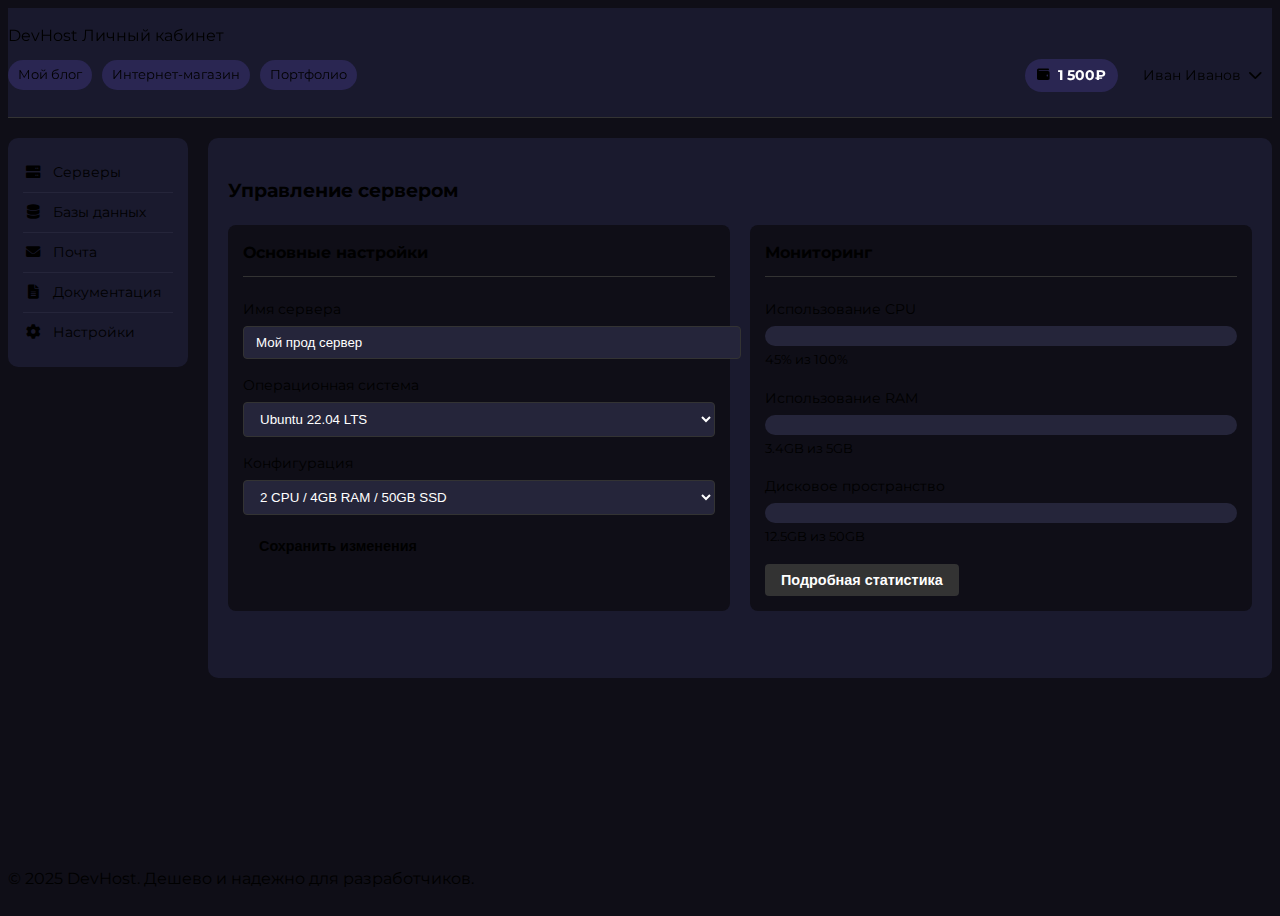
<file: account.html>
<!DOCTYPE html>
<html lang="ru">
<head>
    <meta charset="UTF-8">
    <meta name="viewport" content="width=device-width, initial-scale=1.0">
    <title>Личный кабинет | DevHost</title>
    <link rel="stylesheet" href="assets/css/account-styles.css">
    <link href="https://fonts.googleapis.com/css2?family=Montserrat:wght@400;600;700&display=swap" rel="stylesheet">
    <link rel="stylesheet" href="https://cdnjs.cloudflare.com/ajax/libs/font-awesome/6.0.0/css/all.min.css">
    
</head>
<body>
    <!-- Шапка сайта -->
    <header class="header">
        <div class="container">
            <nav class="navbar">
                <div class="logo">
                    <span class="logo-text">DevHost</span>
                    <span class="logo-slogan">Личный кабинет</span>
                </div>
                <div class="account-header">
                    <div class="active-projects">
                        <div class="project-badge">Мой блог</div>
                        <div class="project-badge">Интернет-магазин</div>
                        <div class="project-badge">Портфолио</div>
                    </div>
                    <div class="account-info">
                        <div class="balance-container">
                            <i class="fas fa-wallet balance-icon"></i>
                            <span class="balance-amount">1 500₽</span>
                        </div>
                        <div class="user-menu">
                            <div class="user-menu-btn">
                                <span>Иван Иванов</span>
                                <i class="fas fa-chevron-down"></i>
                            </div>
                            <div class="user-menu-content">
                                <a href="#"><i class="fas fa-user-cog"></i>Настройки</a>
                                <a href="#"><i class="fas fa-user-plus"></i>Добавить пользователя</a>
                                <a href="#"><i class="fas fa-sign-out-alt"></i>Выйти</a>
                            </div>
                        </div>
                    </div>
                </div>
            </nav>
        </div>
    </header>

    <!-- Основное содержимое -->
    <main class="container">
        <div class="account-layout">
            <!-- Боковое меню -->
            <aside class="account-sidebar">
                <nav>
                    <a href="#" class="service-link" data-target="servers"><i class="fas fa-server"></i>Серверы</a>
                    <a href="#" class="service-link" data-target="databases"><i class="fas fa-database"></i>Базы данных</a>
                    <a href="#" class="service-link" data-target="mail"><i class="fas fa-envelope"></i>Почта</a>
                    <a href="#" class="service-link" data-target="docs"><i class="fas fa-file-alt"></i>Документация</a>
                    <a href="#" class="service-link" data-target="settings"><i class="fas fa-cog"></i>Настройки</a>
                </nav>
            </aside>
            
            <!-- Основной контент -->
            <div class="account-content">
                <!-- Детали сервера -->
                <div id="servers" class="service-details active">
                    <h3>Управление сервером</h3>
                    <div class="server-config">
                        <div class="config-section">
                            <h4>Основные настройки</h4>
                            <div class="form-group">
                                <label>Имя сервера</label>
                                <input type="text" class="form-control" value="Мой прод сервер" title="Введите имя сервера">
                            </div>
                            <div class="form-group">
                                <label>Операционная система</label>
                                <select class="form-control" title="Выберите операционную систему">
                                    <option>Ubuntu 22.04 LTS</option>
                                    <option>Debian 11</option>
                                    <option>CentOS 7</option>
                                    <option>Windows Server 2022</option>
                                </select>
                            </div>
                            <div class="form-group">
                                <label>Конфигурация</label>
                                <select class="form-control" title="Выберите конфигурацию">
                                    <option>2 CPU / 4GB RAM / 50GB SSD</option>
                                    <option>4 CPU / 8GB RAM / 100GB SSD</option>
                                    <option>8 CPU / 16GB RAM / 200GB SSD</option>
                                </select>
                            </div>
                            <button class="btn">Сохранить изменения</button>
                        </div>
                        
                        <div class="config-section">
                            <h4>Мониторинг</h4>
                            <div class="form-group">
                                <label>Использование CPU</label>
                                <div style="background: #25253a; height: 20px; border-radius: 10px;">
                                    <div style="width: 45%; background: var(--primary); height: 100%; border-radius: 10px;"></div>
                                </div>
                                <small>45% из 100%</small>
                            </div>
                            <div class="form-group">
                                <label>Использование RAM</label>
                                <div style="background: #25253a; height: 20px; border-radius: 10px;">
                                    <div style="width: 68%; background: var(--primary); height: 100%; border-radius: 10px;"></div>
                                </div>
                                <small>3.4GB из 5GB</small>
                            </div>
                            <div class="form-group">
                                <label>Дисковое пространство</label>
                                <div style="background: #25253a; height: 20px; border-radius: 10px;">
                                    <div style="width: 25%; background: var(--primary); height: 100%; border-radius: 10px;"></div>
                                </div>
                                <small>12.5GB из 50GB</small>
                            </div>
                            <button class="btn btn-secondary">Подробная статистика</button>
                        </div>
                    </div>
                </div>
                
                <!-- Базы данных -->
                <div id="databases" class="service-details">
                    <h3>Управление базами данных</h3>
                    <div class="server-config">
                        <div class="config-section">
                            <h4>Создать новую базу</h4>
                            <div class="form-group">
                                <label>Имя базы данных</label>
                                <input type="text" class="form-control" placeholder="my_database">
                            </div>
                            <div class="form-group">
                                <label>Тип СУБД</label>
                                <select class="form-control">
                                    <option>MySQL 8.0</option>
                                    <option>PostgreSQL 14</option>
                                    <option>MongoDB 6.0</option>
                                    <option>Redis</option>
                                </select>
                            </div>
                            <div class="form-group">
                                <label>Размер (GB)</label>
                                <input type="number" class="form-control" value="5" min="1" max="100">
                            </div>
                            <button class="btn">Создать базу</button>
                        </div>
                        
                        <div class="config-section">
                            <h4>Мои базы данных</h4>
                            <table style="width: 100%; border-collapse: collapse;">
                                <thead>
                                    <tr style="border-bottom: 1px solid #333;">
                                        <th style="text-align: left; padding: 8px 0;">Имя</th>
                                        <th style="text-align: left; padding: 8px 0;">Тип</th>
                                        <th style="text-align: left; padding: 8px 0;">Размер</th>
                                        <th style="text-align: left; padding: 8px 0;">Действия</th>
                                    </tr>
                                </thead>
                                <tbody>
                                    <tr style="border-bottom: 1px solid #333;">
                                        <td style="padding: 8px 0;">blog_db</td>
                                        <td style="padding: 8px 0;">MySQL 8.0</td>
                                        <td style="padding: 8px 0;">10GB</td>
                                        <td style="padding: 8px 0;">
                                            <a href="#" style="color: var(--primary); margin-right: 10px;">Управлять</a>
                                            <a href="#" style="color: #ff6b6b;">Удалить</a>
                                        </td>
                                    </tr>
                                </tbody>
                            </table>
                        </div>
                    </div>
                </div>
                
                <!-- Почта -->
                <div id="mail" class="service-details">
                    <h3>Почтовые сервисы</h3>
                    <div class="server-config">
                        <div class="config-section">
                            <h4>Создать почтовый ящик</h4>
                            <div class="form-group">
                                <label>Email</label>
                                <div style="display: flex;">
                                    <input type="text" class="form-control" placeholder="username" style="border-radius: 4px 0 0 4px; width: auto;">
                                    <span style="background: #25253a; border: 1px solid #333; border-left: none; padding: 8px; line-height: 1;">@mydomain.com</span>
                                </div>
                            </div>
                            <div class="form-group">
                                <label>Пароль</label>
                                <input type="password" class="form-control" placeholder="Создайте пароль">
                            </div>
                            <div class="form-group">
                                <label>Квота</label>
                                <select class="form-control">
                                    <option>1GB</option>
                                    <option>5GB</option>
                                    <option>10GB</option>
                                </select>
                            </div>
                            <button class="btn">Создать ящик</button>
                        </div>
                        
                        <div class="config-section">
                            <h4>Мои почтовые ящики</h4>
                            <table style="width: 100%; border-collapse: collapse;">
                                <thead>
                                    <tr style="border-bottom: 1px solid #333;">
                                        <th style="text-align: left; padding: 8px 0;">Email</th>
                                        <th style="text-align: left; padding: 8px 0;">Квота</th>
                                        <th style="text-align: left; padding: 8px 0;">Использовано</th>
                                        <th style="text-align: left; padding: 8px 0;">Действия</th>
                                    </tr>
                                </thead>
                                <tbody>
                                    <tr style="border-bottom: 1px solid #333;">
                                        <td style="padding: 8px 0;">admin@mydomain.com</td>
                                        <td style="padding: 8px 0;">5GB</td>
                                        <td style="padding: 8px 0;">1.2GB (24%)</td>
                                        <td style="padding: 8px 0;">
                                            <a href="#" style="color: var(--primary); margin-right: 10px;">Настроить</a>
                                            <a href="#" style="color: #ff6b6b;">Удалить</a>
                                        </td>
                                    </tr>
                                </tbody>
                            </table>
                        </div>
                    </div>
                </div>
                
                <!-- Документация -->
                <div id="docs" class="service-details">
                    <h3>Документация и справочные материалы</h3>
                    <div style="display: grid; grid-template-columns: repeat(auto-fill, minmax(300px, 1fr)); gap: 20px; margin-top: 20px;">
                        <div style="background: #0f0e17; padding: 15px; border-radius: 8px;">
                            <h4><i class="fas fa-book" style="color: var(--primary);"></i> Руководство по серверам</h4>
                            <p>Полное руководство по настройке и управлению виртуальными серверами</p>
                            <a href="#" class="btn">Открыть</a>
                        </div>
                        <div style="background: #0f0e17; padding: 15px; border-radius: 8px;">
                            <h4><i class="fas fa-database" style="color: var(--primary);"></i> Работа с базами данных</h4>
                            <p>Как создавать, настраивать и администрировать базы данных</p>
                            <a href="#" class="btn">Открыть</a>
                        </div>
                        <div style="background: #0f0e17; padding: 15px; border-radius: 8px;">
                            <h4><i class="fas fa-envelope" style="color: var(--primary);"></i> Настройка почты</h4>
                            <p>Инструкции по работе с корпоративной почтой</p>
                            <a href="#" class="btn">Открыть</a>
                        </div>
                        <div style="background: #0f0e17; padding: 15px; border-radius: 8px;">
                            <h4><i class="fas fa-question-circle" style="color: var(--primary);"></i> FAQ</h4>
                            <p>Ответы на часто задаваемые вопросы</p>
                            <a href="#" class="btn">Открыть</a>
                        </div>
                    </div>
                </div>
                
                <!-- Настройки -->
                <div id="settings" class="service-details">
                    <h3>Настройки аккаунта</h3>
                    <div class="server-config">
                        <div class="config-section">
                            <h4>Личные данные</h4>
                            <div class="form-group">
                                <label>Имя</label>
                                <input type="text" class="form-control" value="Иван">
                            </div>
                            <div class="form-group">
                                <label>Фамилия</label>
                                <input type="text" class="form-control" value="Иванов">
                            </div>
                            <div class="form-group">
                                <label>Email</label>
                                <input type="email" class="form-control" value="ivan@example.com">
                            </div>
                            <button class="btn">Сохранить изменения</button>
                        </div>
                        
                        <div class="config-section">
                            <h4>Безопасность</h4>
                            <div class="form-group">
                                <label>Текущий пароль</label>
                                <input type="password" class="form-control" placeholder="Введите текущий пароль">
                            </div>
                            <div class="form-group">
                                <label>Новый пароль</label>
                                <input type="password" class="form-control" placeholder="Введите новый пароль">
                            </div>
                            <div class="form-group">
                                <label>Подтвердите пароль</label>
                                <input type="password" class="form-control" placeholder="Повторите новый пароль">
                            </div>
                            <button class="btn btn-secondary">Изменить пароль</button>
                            
                            <h4 style="margin-top: 20px;">Двухфакторная аутентификация</h4>
                            <p style="font-size: 0.9rem;">Добавьте дополнительный уровень безопасности к вашему аккаунту</p>
                            <button class="btn">Включить 2FA</button>
                        </div>
                    </div>
                </div>
            </div>
        </div>
    </main>

    <!-- Футер -->
    <footer class="footer">
        <div class="container">
            <p>© 2025 DevHost. Дешево и надежно для разработчиков.</p>
        </div>
    </footer>

    <script>
        // Управление меню пользователя
        document.querySelector('.user-menu-btn').addEventListener('click', function(e) {
            e.stopPropagation();
            document.querySelector('.user-menu-content').style.display = 
                document.querySelector('.user-menu-content').style.display === 'block' ? 'none' : 'block';
        });
        
        // Закрытие меню при клике вне его
        document.addEventListener('click', function() {
            document.querySelector('.user-menu-content').style.display = 'none';
        });
        
        // Переключение между разделами
        document.querySelectorAll('.service-link').forEach(link => {
            link.addEventListener('click', function(e) {
                e.preventDefault();
                const target = this.getAttribute('data-target');
                
                // Скрыть все разделы
                document.querySelectorAll('.service-details').forEach(detail => {
                    detail.classList.remove('active');
                });
                
                // Показать выбранный раздел
                document.getElementById(target).classList.add('active');
            });
        });
    </script>
</body>
</html>
</file>
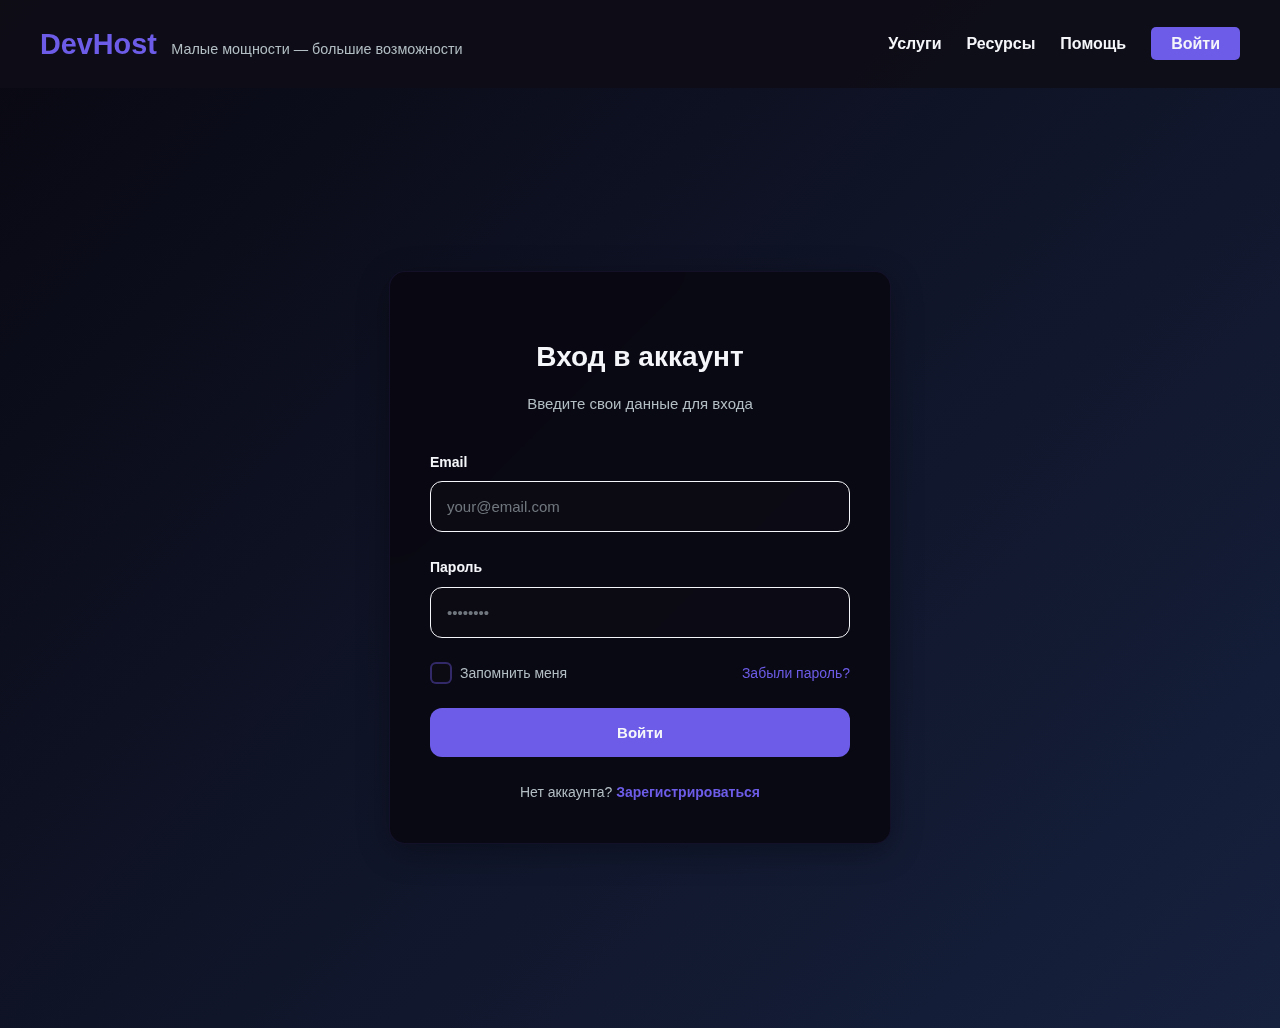
<file: auth.html>
<!DOCTYPE html>
<html lang="en">
<head>
    <meta charset="UTF-8">
    <meta name="viewport" content="width=device-width, initial-scale=1.0">
    <title>Document</title>
    <link rel="stylesheet" href="assets/css/auth.css">
    <link rel="stylesheet" href="assets/css/styles.css">
</head>
<body>
    
    <header class="header">
        <div class="container">
            <nav class="navbar">
                <div class="logo">
                    <span class="logo-text">DevHost</span>
                    <span class="logo-slogan">Малые мощности — большие возможности</span>
                </div>
                <ul class="nav-links">
                    <li><a href="index.html">Услуги</a></li>
                    <li><a href="#">Ресурсы</a></li>
                    <li><a href="#">Помощь</a></li>
                    <li><a href="auth.html" class="btn-login">Войти</a></li>
                </ul>
            </nav>
        </div>
    </header>

    
<section class="auth-section">
    <div class="auth-container">

        <div class="auth-form" id="login-form">
            <div class="auth-header">
                <h2>Вход в аккаунт</h2>
                <p>Введите свои данные для входа</p>
            </div>
            <form>
                <div class="form-group">
                    <label for="login-email">Email</label>
                    <input type="email" id="login-email" placeholder="your@email.com" required>
                </div>
                <div class="form-group">
                    <label for="login-password">Пароль</label>
                    <input type="password" id="login-password" placeholder="••••••••" required>
                </div>
                <div class="form-options">
                    <label class="remember-me">
                        <input type="checkbox">
                        <span class="custom-checkbox"></span>
                        <span>Запомнить меня</span>
                    </label>
                    <a href="#" class="forgot-password">Забыли пароль?</a>
                </div>
                <button type="submit" class="auth-btn">Войти</button>
                <div class="auth-footer">
                    Нет аккаунта? <a href="#" class="switch-form" data-target="register-form">Зарегистрироваться</a>
                </div>
            </form>
        </div>

      
        <div class="auth-form hidden" id="register-form">
            <div class="auth-header">
                <h2>Регистрация</h2>
                <p>Создайте новый аккаунт</p>
            </div>
            <form>
                <div class="form-group">
                    <label for="register-name">Логин</label>
                    <input type="text" id="register-name" placeholder="Ваше имя" required>
                </div>
                <div class="form-group">
                    <label for="register-email">Email</label>
                    <input type="email" id="register-email" placeholder="Ваш@email.com" required>
                </div>
                <div class="form-group">
                    <label for="register-password">Пароль</label>
                    <input type="password" id="register-password" placeholder="••••••••" required>
                </div>
                <div class="form-group">
                    <label for="register-confirm">Подтвердите пароль</label>
                    <input type="password" id="register-confirm" placeholder="••••••••" required>
                </div>
                <div class="form-group terms">
                    <label>
                        <input type="checkbox" required>
                        <span class="custom-checkbox"></span>
                        <span>Я принимаю <a href="#">условия использования</a></span>
                    </label>
                </div>
                <button type="submit" class="auth-btn">Зарегистрироваться</button>
                <div class="auth-footer">
                    Уже есть аккаунт? <a href="#" class="switch-form" data-target="login-form">Войти</a>
                </div>
            </form>
        </div>
    </div>
</section>


<script>
    document.addEventListener('DOMContentLoaded', function() {
        const switchForms = document.querySelectorAll('.switch-form');
        
        switchForms.forEach(link => {
            link.addEventListener('click', function(e) {
                e.preventDefault();
                const targetForm = this.getAttribute('data-target');
                
                document.querySelectorAll('.auth-form').forEach(form => {
                    form.classList.add('hidden');
                });
                
                document.getElementById(targetForm).classList.remove('hidden');
            });
        });
    });
    </script>
</body>
</html>
</file>
<file: assets/css/account-styles.css>
/* Styles specific to account.html */

body {
    display: flex;
    flex-direction: column;
    min-height: 100vh;
    background-color: #0f0e17;
    color: var(--light);
    font-family: 'Montserrat', sans-serif;
    line-height: 1.6;
}

main {
    flex: 1;
    padding-bottom: 30px;
}

.header {
    background: rgba(26, 26, 46, 0.95);
    border-bottom: 1px solid #333;
    padding: 15px 0;
    position: sticky;
    top: 0;
    z-index: 100;
}

.account-header {
    display: flex;
    align-items: center;
    gap: 20px;
    padding: 10px 0;
}

.account-info {
    display: flex;
    align-items: center;
    gap: 15px;
    margin-left: auto;
}

.balance-container {
    display: flex;
    align-items: center;
    gap: 8px;
    background: rgba(108, 92, 231, 0.2);
    padding: 5px 12px;
    border-radius: 20px;
}

.balance-icon {
    font-size: 0.8rem;
    color: var(--primary);
}

.balance-amount {
    font-weight: 700;
    color: white;
    font-size: 0.9rem;
}

.active-projects {
    display: flex;
    gap: 10px;
    margin-right: 20px;
}

.project-badge {
    background: rgba(108, 92, 231, 0.2);
    padding: 5px 10px;
    border-radius: 15px;
    font-size: 0.8rem;
    cursor: pointer;
    transition: all 0.3s;
}

.project-badge:hover {
    background: var(--primary);
    color: var(--dark);
}

.user-menu {
    position: relative;
}

.user-menu-btn {
    display: flex;
    align-items: center;
    gap: 8px;
    cursor: pointer;
    font-size: 0.9rem;
    padding: 5px 10px;
    border-radius: 20px;
    transition: background 0.3s;
}

.user-menu-btn:hover {
    background: rgba(255, 255, 255, 0.1);
}

.user-menu-content {
    display: none;
    position: absolute;
    right: 0;
    background-color: #1a1a2e;
    min-width: 200px;
    box-shadow: 0 8px 16px rgba(0,0,0,0.3);
    z-index: 1;
    border-radius: 8px;
    overflow: hidden;
    border: 1px solid #333;
}

.user-menu-content a {
    color: var(--light);
    padding: 8px 12px;
    text-decoration: none;
    display: block;
    font-size: 0.85rem;
    transition: background 0.3s;
}

.user-menu-content a:hover {
    background: var(--primary);
    color: var(--dark);
}

.user-menu-content i {
    width: 18px;
    text-align: center;
    margin-right: 8px;
    font-size: 0.8rem;
}

.account-layout {
    display: grid;
    grid-template-columns: 180px 1fr;
    gap: 20px;
    margin-top: 20px;
}

.account-sidebar {
    background: #1a1a2e;
    border-radius: 10px;
    padding: 15px;
    height: fit-content;
}

.account-sidebar a {
    color: var(--light);
    text-decoration: none;
    display: flex;
    align-items: center;
    gap: 10px;
    padding: 8px 0;
    font-size: 0.9rem;
    border-bottom: 1px solid #25253a;
}

.account-sidebar a:last-child {
    border-bottom: none;
}

.account-sidebar i {
    font-size: 0.9rem;
    width: 20px;
    text-align: center;
}

.account-content {
    background: #1a1a2e;
    border-radius: 10px;
    padding: 20px;
    min-height: 500px;
}

.service-details {
    display: none;
}

.service-details.active {
    display: block;
}

.server-config {
    display: grid;
    grid-template-columns: 1fr 1fr;
    gap: 20px;
}

.config-section {
    background: #0f0e17;
    padding: 15px;
    border-radius: 8px;
}

.config-section h4 {
    margin-top: 0;
    border-bottom: 1px solid #333;
    padding-bottom: 10px;
}

.form-group {
    margin-bottom: 15px;
}

.form-group label {
    display: block;
    margin-bottom: 5px;
    font-size: 0.9rem;
}

.form-control {
    width: 100%;
    padding: 8px 12px;
    background: #25253a;
    border: 1px solid #333;
    border-radius: 4px;
    color: white;
}

.btn {
    display: inline-block;
    padding: 8px 16px;
    background: var(--primary);
    color: var(--dark);
    border-radius: 4px;
    font-weight: 600;
    text-decoration: none;
    border: none;
    cursor: pointer;
    font-size: 0.9rem;
}

.btn-secondary {
    background: #333;
    color: white;
}

@media (max-width: 768px) {
    .account-layout {
        grid-template-columns: 1fr;
    }

    .account-header {
        flex-wrap: wrap;
    }

    .active-projects {
        order: 3;
        width: 100%;
        margin-top: 10px;
        overflow-x: auto;
        padding-bottom: 5px;
    }

    .account-info {
        margin-left: 0;
    }
}
</file>
<file: assets/css/auth.css>
/* Основные стили для страницы авторизации */
:root {
    --primary: #6c5ce7;
    --secondary: #a29bfe;
    --dark: #0f0e17;
    --darker: #090812;
    --light: #f5f6fa;
    --text-gray: #b2bec3;
    --success: #2ed573;
}

body {
    background: linear-gradient(135deg, var(--darker) 0%, #16213e 100%);
    min-height: 100vh;
    margin: 0;
    font-family: 'Montserrat', sans-serif;
}

.header {
    background: rgba(15, 14, 23, 0.95);
    padding: 15px 0;
    position: fixed;
    width: 100%;
    top: 0;
    z-index: 1000;
}

.auth-section {
    min-height: 100vh;
    display: flex;
    align-items: center;
    justify-content: center;
    padding: 20px;
}

.auth-container {
    width: 100%;
    max-width: 420px;
    background: rgba(9, 8, 18, 0.95);
    border-radius: 16px;
    padding: 40px;
    box-shadow: 0 8px 32px rgba(0, 0, 0, 0.3);
    backdrop-filter: blur(20px);
    border: 1px solid rgba(108, 92, 231, 0.1);
}

.auth-form {
    transition: all 0.3s ease;
}

.auth-form.hidden {
    display: none;
}

.auth-header {
    text-align: center;
    margin-bottom: 35px;
}

.auth-header h2 {
    color: var(--light);
    font-size: 28px;
    margin-bottom: 12px;
    font-weight: 700;
}

.auth-header p {
    color: var(--text-gray);
    font-size: 15px;
    margin: 0;
}

.form-group {
    margin-bottom: 24px;
}

.form-group label {
    display: block;
    color: var(--light);
    margin-bottom: 8px;
    font-size: 14px;
    font-weight: 600;
}

.form-group input {
    width: 100%;
    padding: 16px;
    background: rgba(15, 14, 23, 0.6);
    border: 1px solid rgba(108, 92, 231, 0.2);
    border-radius: 12px;
    color: var(--light);
    font-size: 15px;
    transition: all 0.3s ease;
    box-sizing: border-box;
}

.form-group input:hover {
    border-color: rgba(108, 92, 231, 0.4);
}

.form-group input:focus {
    outline: none;
    border-color: var(--primary);
    background: rgba(15, 14, 23, 0.8);
    box-shadow: 0 0 0 3px rgba(108, 92, 231, 0.1);
}

.form-group input::placeholder {
    color: var(--text-gray);
    opacity: 0.6;
}

.form-options {
    display: flex;
    justify-content: space-between;
    align-items: center;
    margin: 24px 0;
}

.remember-me {
    display: flex;
    align-items: center;
    gap: 8px;
    color: var(--text-gray);
    font-size: 14px;
    cursor: pointer;
}

.remember-me input[type="checkbox"] {
    display: none;
}

.custom-checkbox {
    width: 18px;
    height: 18px;
    border: 2px solid rgba(108, 92, 231, 0.4);
    border-radius: 6px;
    display: inline-block;
    position: relative;
    transition: all 0.2s ease;
    background: rgba(15, 14, 23, 0.6);
}

.remember-me:hover .custom-checkbox {
    border-color: var(--primary);
}

.remember-me input[type="checkbox"]:checked + .custom-checkbox {
    background: var(--primary);
    border-color: var(--primary);
}

.remember-me input[type="checkbox"]:checked + .custom-checkbox::after {
    content: '✓';
    position: absolute;
    color: var(--light);
    font-size: 12px;
    top: 50%;
    left: 50%;
    transform: translate(-50%, -50%);
}

.forgot-password {
    color: var(--primary);
    text-decoration: none;
    font-size: 14px;
    transition: color 0.2s ease;
}

.forgot-password:hover {
    color: var(--secondary);
}

.auth-btn {
    width: 100%;
    padding: 16px;
    background: var(--primary);
    color: var(--light);
    border: none;
    border-radius: 12px;
    font-size: 15px;
    font-weight: 600;
    cursor: pointer;
    transition: all 0.3s ease;
    margin-bottom: 24px;
}

.auth-btn:hover {
    background: var(--secondary);
    transform: translateY(-1px);
    box-shadow: 0 4px 12px rgba(108, 92, 231, 0.2);
}

.auth-btn:active {
    transform: translateY(0);
}

.auth-footer {
    text-align: center;
    color: var(--text-gray);
    font-size: 14px;
}

.auth-footer a {
    color: var(--primary);
    text-decoration: none;
    font-weight: 600;
    transition: color 0.2s ease;
}

.auth-footer a:hover {
    color: var(--secondary);
}

/* Адаптивность */
@media (max-width: 480px) {
    .auth-container {
        padding: 30px 20px;
        border-radius: 12px;
    }

    .auth-header h2 {
        font-size: 24px;
    }

    .auth-header p {
        font-size: 14px;
    }

    .form-group input {
        padding: 14px;
        font-size: 14px;
    }

    .form-options {
        flex-direction: column;
        align-items: flex-start;
        gap: 16px;
    }

    .auth-btn {
        padding: 14px;
        font-size: 14px;
    }
}

/* Анимации */
@keyframes fadeIn {
    from {
        opacity: 0;
        transform: translateY(10px);
    }
    to {
        opacity: 1;
        transform: translateY(0);
    }
}

.auth-form {
    animation: fadeIn 0.4s ease forwards;
}

/* Валидация */
.form-group input:invalid {
    border-color: var(--error);
}

.form-group input:valid:not(:placeholder-shown) {
    border-color: var(--success);
}

.form-group.terms {
    margin: 24px 0;
}

.form-group.terms label {
    display: flex;
    align-items: center;
    gap: 8px;
    color: var(--text-gray);
    font-size: 14px;
    cursor: pointer;
    font-weight: normal;
    margin: 0;
}

.form-group.terms input[type="checkbox"] {
    display: none;
}

.form-group.terms .custom-checkbox {
    width: 18px;
    height: 18px;
    border: 2px solid rgba(108, 92, 231, 0.4);
    border-radius: 6px;
    display: inline-block;
    position: relative;
    transition: all 0.2s ease;
    background: rgba(15, 14, 23, 0.6);
    flex-shrink: 0;
}

.form-group.terms label:hover .custom-checkbox {
    border-color: var(--primary);
}

.form-group.terms input[type="checkbox"]:checked + .custom-checkbox {
    background: var(--primary);
    border-color: var(--primary);
}

.form-group.terms input[type="checkbox"]:checked + .custom-checkbox::after {
    content: '✓';
    position: absolute;
    color: var(--light);
    font-size: 12px;
    top: 50%;
    left: 50%;
    transform: translate(-50%, -50%);
}

.form-group.terms a {
    color: var(--primary);
    text-decoration: none;
    font-weight: 600;
    transition: color 0.2s ease;
    display: inline-block;
    margin-left: 4px;
}

.form-group.terms a:hover {
    color: var(--secondary);
}

/* Адаптивность для чекбокса */
@media (max-width: 480px) {
    .form-group.terms {
        margin: 20px 0;
    }

    .form-group.terms label {
        font-size: 13px;
        line-height: 1.4;
    }
}
</file>
<file: assets/css/styles.css>
:root {
    --primary: #6c5ce7;
    --secondary: #a29bfe;
    --dark: #1a1a2e;
    --light: #f5f6fa;
    --accent: #fd79a8;
    --text-gray: #b2bec3;
}

body {
    background-color: #0f0e17;
    color: var(--light);
    font-family: 'Montserrat', sans-serif;
    line-height: 1.6;
}

.container {
    max-width: 1200px;
    margin: 0 auto;
    padding: 0 20px;
}

/* Шапка */
.header {
    background-color: rgba(15, 14, 23, 0.95);
    padding: 15px 0;
    position: sticky;
    top: 0;
    z-index: 100;
}

.navbar {
    display: flex;
    justify-content: space-between;
    align-items: center;
    flex-wrap: wrap;
}

.logo{
    text-align: center;
}

@media (max-width: 522px) {
    .logo{
        display: flex;
        flex-wrap: wrap;
        justify-content: center;
    }
}

.logo-text {
    font-size: 1.8rem;
    font-weight: 700;
    color: var(--primary);
}
@media (max-width: 450px) {
    .logo-text{
        font-size: 0.9rem;
    }
}

.logo-slogan {
    font-size: 0.9rem;
    color: var(--text-gray);
    margin-left: 10px;
}

.nav-links {
    display: flex;
    list-style: none;
    gap: 25px;
    align-items: center;
}
@media (max-width: 450px) {
    .nav-links a{
        font-size: 0.8rem;
    }
    .nav-links{
        gap: 10px;
    }
}

.nav-links a {
    color: var(--light);
    text-decoration: none;
    font-weight: 600;
    transition: color 0.3s;
}

.nav-links a:hover {
    color: var(--secondary);
}

.btn-login {
    padding: 8px 20px;
    background-color: var(--primary);
    border-radius: 5px;
    color: var(--dark);
    font-weight: 600;
}

/* Герой-секция с затемненным фsdadasdоном */
.hero {
    position: relative;
    background-image: url("../image/cloud-storage-banner-background.jpg"); 
    background-repeat: no-repeat;
    background-size: cover;
    padding: 150px 0 80px;
    text-align: center;
    color: white;
    z-index: 1;
}

/* Затемнение фона */
.hero::before {
    content: "";
    position: absolute;
    top: 0;
    left: 0;
    right: 0;
    bottom: 0;
    background: rgba(15, 14, 23, 0.85); /* Тёмно-фиолетовый с прозрачностью */
    z-index: -1;
}

.hero .container {
    position: relative;
    z-index: 2;
}

/* Остальные стили hero остаются без изменений */
.hero h1 {
    font-size: 2.8rem;
    margin-bottom: 15px;
}
@media (max-width: 768px) {
    .hero h1 {
        font-size: 2.1rem;
    }
}

.highlight {
    color: var(--primary);
}

.subtitle {
    font-size: 1.2rem;
    max-width: 700px;
    margin: 0 auto 30px;
    opacity: 0.9;
}

.btn-cta {
    display: inline-block;
    padding: 12px 30px;
    background-color: var(--primary);
    color: var(--dark);
    border-radius: 5px;
    text-decoration: none;
    font-weight: 700;
    transition: all 0.3s;
}

.btn-cta:hover {
    transform: translateY(-3px);
    background-color: var(--secondary);
}

/* Секция с тарифами */
.server-plans {
    padding: 80px 0;
    background-color: #0f0e17;
}

.server-plans h2 {
    text-align: center;
    font-size: 2.2rem;
    margin-bottom: 50px;
}

.pricing-cards {
    display: flex;
    justify-content: center;
    gap: 25px;
    flex-wrap: wrap;
}

.pricing-card {
    background: linear-gradient(145deg, #1a1a2e, #16213e);
    border-radius: 10px;
    padding: 30px;
    width: 280px;
    box-shadow: 0 8px 20px rgba(0, 0, 0, 0.3);
    transition: transform 0.3s;
    position: relative;
}

.pricing-card:hover {
    transform: translateY(-10px);
}

.pricing-card h3 {
    font-size: 1.4rem;
    margin-bottom: 15px;
}

.price {
    font-size: 2rem;
    font-weight: 700;
    margin-bottom: 20px;
    color: var(--primary);
}

.price span {
    font-size: 1rem;
    opacity: 0.7;
}

.features {
    list-style: none;
    margin-bottom: 25px;
}

.features li {
    margin-bottom: 10px;
    padding-left: 25px;
    position: relative;
}

.features li::before {
    content: "✓";
    color: var(--primary);
    position: absolute;
    left: 0;
}

.btn-order {
    display: block;
    text-align: center;
    padding: 10px;
    background-color: var(--primary);
    color: var(--dark);
    border-radius: 5px;
    text-decoration: none;
    font-weight: 600;
    transition: background-color 0.3s;
}

.btn-order:hover {
    background-color: var(--secondary);
}

.popular {
    border: 2px solid var(--primary);
}

.popular-badge {
    position: absolute;
    top: -12px;
    right: 20px;
    background-color: var(--accent);
    color: var(--dark);
    padding: 4px 12px;
    border-radius: 20px;
    font-weight: 700;
    font-size: 0.8rem;
}
i {
    bottom: 0;
    position: relative;
    margin-top: auto;
    font-size: 3rem;
    color: var(--text-gray);
}
/* Конфигуратор сервера */
.server-configurator {
    padding: 80px 0;
    background-color: #1a1a2e;
}

.server-configurator h2 {
    text-align: center;
    font-size: 2.2rem;
    margin-bottom: 40px;
}

.configurator {
    background: rgba(26, 26, 46, 0.7);
    border: 1px solid var(--primary);
    border-radius: 10px;
    padding: 30px;
    max-width: 800px;
    margin: 0 auto;
}

.config-option {
    margin-bottom: 30px;
    position: relative;
}

.config-option label {
    display: block;
    margin-bottom: 15px;
    font-weight: 600;
    color: var(--light);
    font-size: 1.1rem;
}

.config-option input[type="range"] {
    width: 100%;
    height: 8px;
    -webkit-appearance: none;
    background: linear-gradient(to right, var(--primary) 0%, var(--primary) 100%);
    background-size: 100% 100%;
    background-repeat: no-repeat;
    border-radius: 10px;
    margin: 15px 0;
    outline: none;
    transition: all 0.3s ease;
    box-shadow: 0 2px 10px rgba(108, 92, 231, 0.2);
}

.config-option input[type="range"]::-webkit-slider-thumb {
    -webkit-appearance: none;
    width: 24px;
    height: 24px;
    background: var(--light);
    border: 3px solid var(--primary);
    border-radius: 50%;
    cursor: pointer;
    transition: all 0.3s ease;
    box-shadow: 0 4px 8px rgba(0, 0, 0, 0.3);
}

.config-option input[type="range"]::-webkit-slider-thumb:hover {
    transform: scale(1.1);
    box-shadow: 0 6px 12px rgba(0, 0, 0, 0.4);
}

.config-option input[type="range"]::-moz-range-thumb {
    width: 24px;
    height: 24px;
    background: var(--light);
    border: 3px solid var(--primary);
    border-radius: 50%;
    cursor: pointer;
    transition: all 0.3s ease;
    box-shadow: 0 4px 8px rgba(0, 0, 0, 0.3);
}

.config-option input[type="range"]::-moz-range-thumb:hover {
    transform: scale(1.1);
    box-shadow: 0 6px 12px rgba(0, 0, 0, 0.4);
}

.slider-labels {
    display: flex;
    justify-content: space-between;
    margin-top: 10px;
    padding: 0 5px;
}

.slider-labels span {
    color: var(--text-gray);
    font-size: 0.9rem;
    position: relative;
    padding: 0 5px;
    background: var(--dark);
    border-radius: 4px;
    transition: all 0.3s ease;
}

.slider-labels span:hover {
    color: var(--primary);
    transform: translateY(-2px);
}

/* Мобильная адаптация для ползунков */
@media (max-width: 768px) {
    .config-option input[type="range"] {
        height: 6px;
    }
    
    .config-option input[type="range"]::-webkit-slider-thumb {
        width: 20px;
        height: 20px;
    }
    
    .config-option input[type="range"]::-moz-range-thumb {
        width: 20px;
        height: 20px;
    }
    
    .slider-labels span {
        font-size: 0.8rem;
    }
}

@media (max-width: 480px) {
    .config-option input[type="range"] {
        height: 5px;
    }
    
    .config-option input[type="range"]::-webkit-slider-thumb {
        width: 18px;
        height: 18px;
    }
    
    .config-option input[type="range"]::-moz-range-thumb {
        width: 18px;
        height: 18px;
    }
    
    .slider-labels span {
        font-size: 0.75rem;
    }
}

.config-total {
    display: flex;
    justify-content: space-between;
    align-items: center;
    margin-top: 30px;
    padding-top: 20px;
    border-top: 1px solid var(--primary);
}

.config-total strong {
    font-size: 1.3rem;
    color: var(--primary);
}

/* Дополнительные услуги */
.extra-services {
    padding: 80px 0;
    background-color: #0f0e17;
}

.extra-services h2 {
    text-align: center;
    font-size: 2.2rem;
    margin-bottom: 50px;
}
@media (max-width: 700px){
    h2{
        font-size: 12px;
    }
}

.services-grid {
    display: grid;
    grid-template-columns: repeat(auto-fit, minmax(250px, 1fr));
    gap: 25px;
}
@media (max-width: 1200px) {
    .services-grid{
        gap: 80px;
    }
}

.service-card {
    background: linear-gradient(145deg, #1a1a2e, #16213e);
    border-radius: 10px;
    padding: 25px;
    transition: transform 0.3s;
}

.service-card:hover {
    transform: translateY(-5px);
}

.service-icon {
    font-size: 2rem;
    margin-bottom: 15px;
}

.service-card h3 {
    font-size: 1.3rem;
    margin-bottom: 10px;
}

.service-card p {
    color: var(--text-gray);
    margin-bottom: 20px;
}

.btn-service {
    display: inline-block;
    padding: 8px 15px;
    background-color: var(--primary);
    color: var(--dark);
    border-radius: 5px;
    text-decoration: none;
    font-weight: 600;
    font-size: 0.9rem;
    transition: background-color 0.3s;
}

.btn-service:hover {
    background-color: var(--secondary);
}

/* Футер */
.footer {
    background-color: #1a1a2e;
    padding: 20px 0;
    text-align: center;
}

.footer p {
    opacity: 0.7;
    font-size: 0.9rem;
}

/* Карточки услуг с фиксированными кнопками */
.service-card {
    display: flex;
    flex-direction: column;
    height: 100%;
}

.service-footer {
    margin-top: auto;
    padding-top: 20px;
}

.service-icon i {
    font-size: 1.8rem;
    color: var(--primary);
}

/* Секция отзывов */
.testimonials {
    padding: 100px 0;
    background-color: #1a1a2e;
}

.testimonials h2 {
    text-align: center;
    font-size: 2.5rem;
    margin-bottom: 15px;
}

.section-subtitle {
    text-align: center;
    font-size: 1.1rem;
    color: var(--secondary);
    margin-bottom: 60px;
}

.testimonials-grid {
    display: grid;
    grid-template-columns: repeat(auto-fit, minmax(300px, 1fr));
    gap: 30px;
}

.testimonial-card {
    background: linear-gradient(145deg, #1a1a2e, #16213e);
    border-radius: 15px;
    padding: 30px;
    box-shadow: 0 10px 30px rgba(0, 0, 0, 0.3);
    display: flex;
    flex-direction: column;
    height: 80%;
    position: relative;
    border: 1px solid rgba(108, 92, 231, 0.2);
    transition: transform 0.3s ease;
}
.testimonial-card:hover {
    transform: translateY(-6px);
}

.testimonial-content {
    flex: 1;
    margin-bottom: 20px;
}

.testimonial-rating {
    color: #FFD700 !important;
    margin-bottom: 15px;
    font-size: 1.1rem;
}

i.fas.fa-star, i.fa-star-half-alt  {
    font-size: 1rem;
    color: var(--secondary);
}

.testimonial-content p {
    font-style: italic;
    line-height: 1.7;
    position: relative;
    padding-left: 20px;
}

.testimonial-content p::before {
    content: '"';
    position: absolute;
    left: 0;
    top: -10px;
    font-size: 3rem;
    color: var(--primary);
    opacity: 0.3;
    font-family: serif;
}

.testimonial-author {
    margin-top: auto;
    display: flex;
    align-items: center;
    gap: 15px;
    padding-top: 20px;
    border-top: 1px solid rgba(108, 92, 231, 0.2);
}

.author-avatar {
    width: 50px;
    height: 50px;
    border-radius: 50%;
    object-fit: cover;
    border: 2px solid var(--primary);
}

.author-info h4 {
    font-size: 1.1rem;
    margin-bottom: 5px;
}

.author-info span {
    font-size: 0.8rem;
    color: var(--text-gray);
    display: block;
}

.featured-badge {
    position: absolute;
    top: -12px;
    right: 20px;
    background-color: var(--primary);
    color: var(--dark);
    padding: 5px 15px;
    border-radius: 20px;
    font-weight: 700;
    font-size: 0.8rem;
}

@media (max-width: 768px) {
    .testimonials {
        padding: 60px 0;
    }
    
    .testimonials h2 {
        font-size: 2rem;
    }
    
    .section-subtitle {
        font-size: 1rem;
        margin-bottom: 40px;
    }
}
</file>
